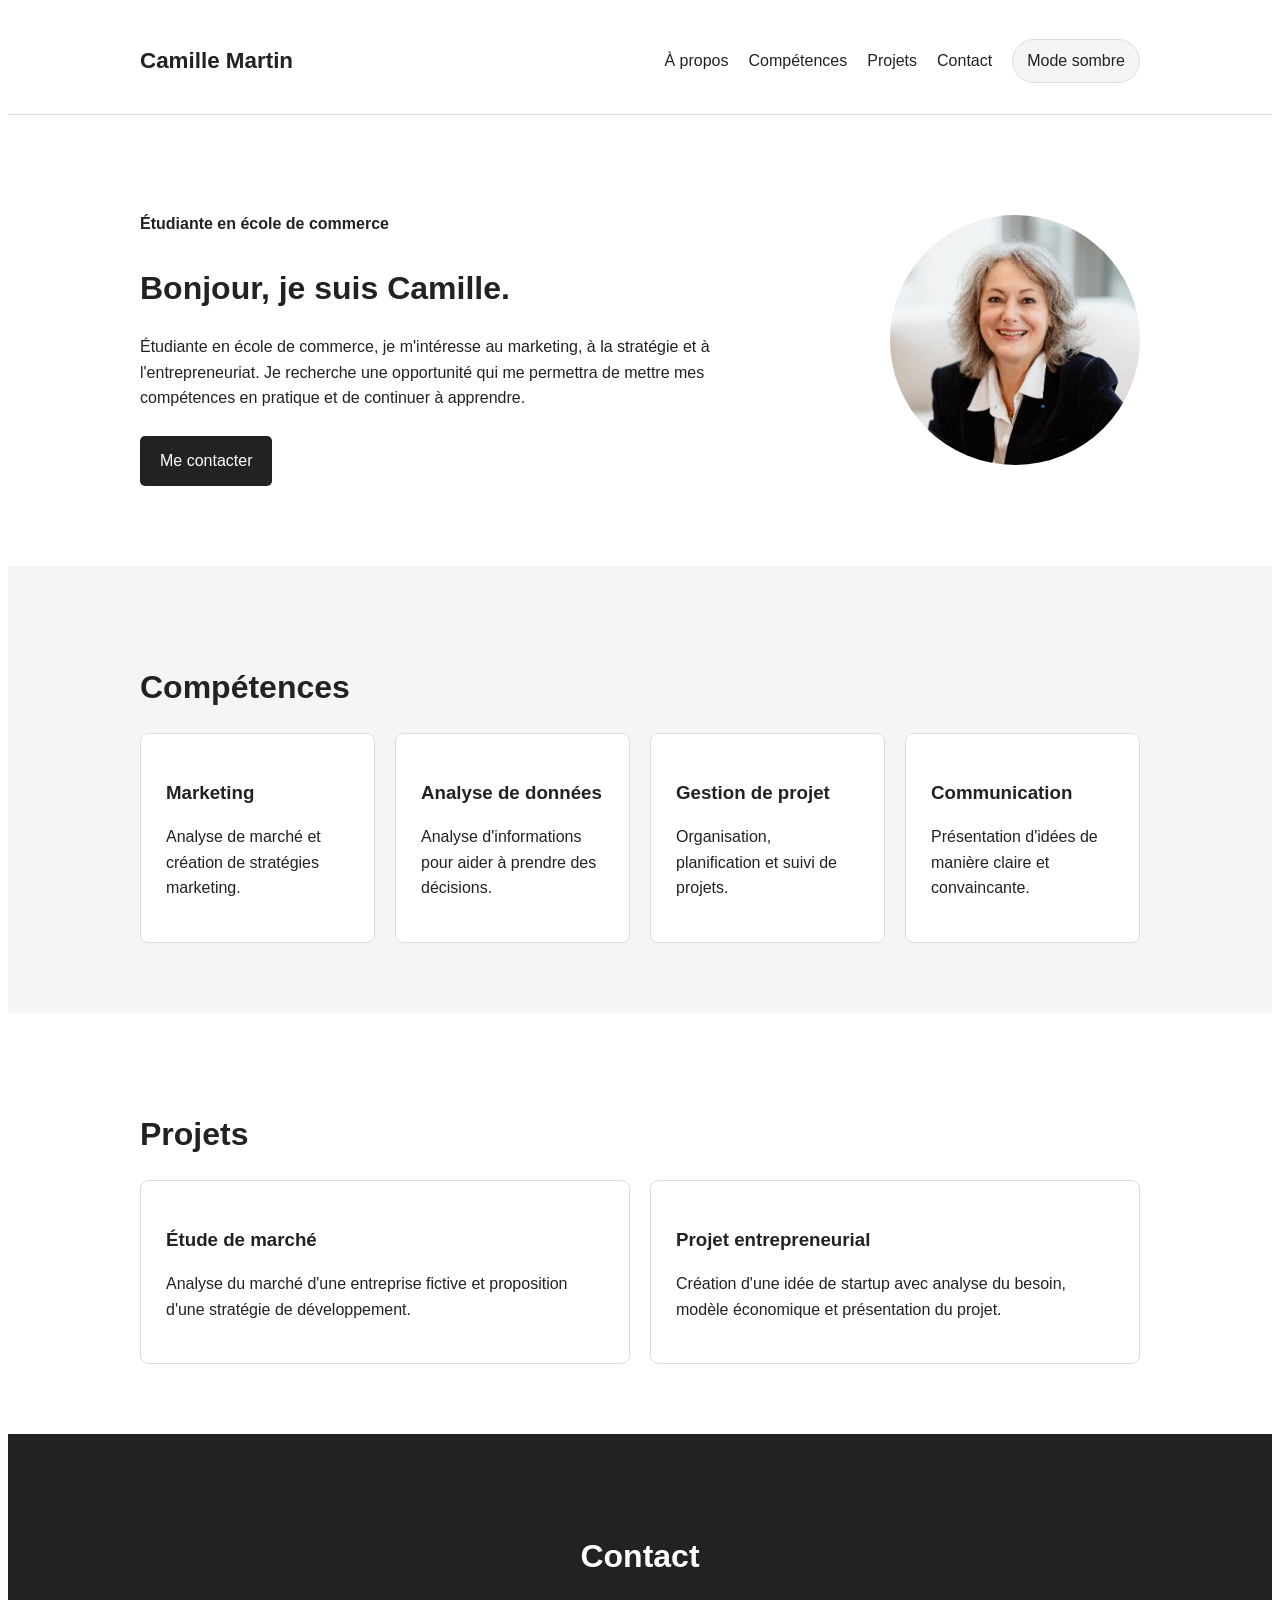
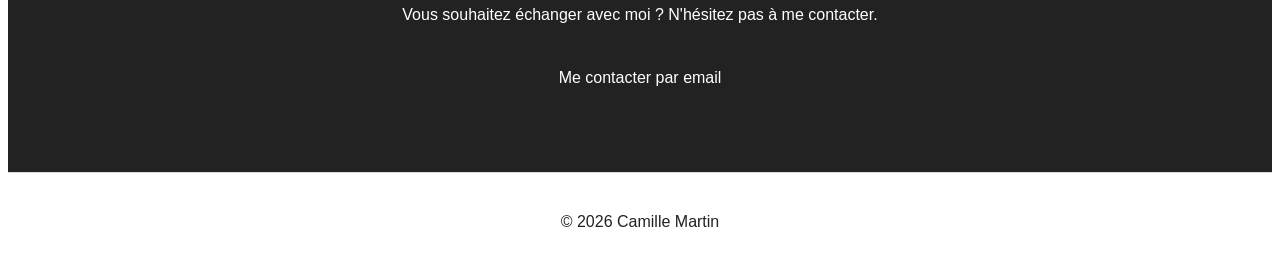
<file: index.html>
<!DOCTYPE html>
<html lang="fr">
<head>
  <meta charset="UTF-8">
  <meta name="viewport" content="width=device-width, initial-scale=1.0">
  <meta
    name="description"
    content="Portfolio de Camille Martin, étudiante en école de commerce."
  >

  <title>Portfolio - Camille Martin</title>

  <link rel="stylesheet" href="./style.css">
  <script src="./script.js" defer></script>
</head>

<body>
  <header class="header">
    <div class="container">
      <h1>Camille Martin</h1>

      <nav aria-label="Navigation principale">
        <a href="#apropos">À propos</a>
        <a href="#competences">Compétences</a>
        <a href="#projets">Projets</a>
        <a href="#contact">Contact</a>

        <button
          class="theme-toggle"
          id="theme-toggle"
          type="button"
          aria-label="Activer le mode sombre"
          aria-pressed="false"
        >
          Mode sombre
        </button>
      </nav>
    </div>
  </header>

  <main>
    <section class="hero" id="apropos">
      <div class="container hero-content">
        <div class="hero-text">
          <p class="eyebrow">Étudiante en école de commerce</p>

          <h2>Bonjour, je suis Camille.</h2>

          <p>
            Étudiante en école de commerce, je m'intéresse au marketing,
            à la stratégie et à l'entrepreneuriat. Je recherche une
            opportunité qui me permettra de mettre mes compétences en
            pratique et de continuer à apprendre.
          </p>

          <a class="button" href="#contact">Me contacter</a>
        </div>

        <img
          class="profile-photo"
          src="./123.png"
          alt="Portrait de Camille Martin"
        >
      </div>
    </section>

    <section class="section section-light" id="competences">
      <div class="container">
        <h2>Compétences</h2>

        <div class="cards">
          <article class="card">
            <h3>Marketing</h3>
            <p>Analyse de marché et création de stratégies marketing.</p>
          </article>

          <article class="card">
            <h3>Analyse de données</h3>
            <p>
              Analyse d'informations pour aider à prendre des décisions.
            </p>
          </article>

          <article class="card">
            <h3>Gestion de projet</h3>
            <p>Organisation, planification et suivi de projets.</p>
          </article>

          <article class="card">
            <h3>Communication</h3>
            <p>
              Présentation d'idées de manière claire et convaincante.
            </p>
          </article>
        </div>
      </div>
    </section>

    <section class="section" id="projets">
      <div class="container">
        <h2>Projets</h2>

        <div class="projects">
          <article class="project">
            <h3>Étude de marché</h3>
            <p>
              Analyse du marché d'une entreprise fictive et proposition
              d'une stratégie de développement.
            </p>
          </article>

          <article class="project">
            <h3>Projet entrepreneurial</h3>
            <p>
              Création d'une idée de startup avec analyse du besoin,
              modèle économique et présentation du projet.
            </p>
          </article>
        </div>
      </div>
    </section>

    <section class="contact" id="contact">
      <div class="container">
        <h2>Contact</h2>
        <p>Vous souhaitez échanger avec moi ? N'hésitez pas à me contacter.</p>

        <a
          class="button"
          href="mailto:camille.martin@example.com"
        >
          Me contacter par email
        </a>
      </div>
    </section>
  </main>

  <footer class="footer">
    <p>&copy; <span id="year"></span> Camille Martin</p>
  </footer>
</body>
</html>
</file>
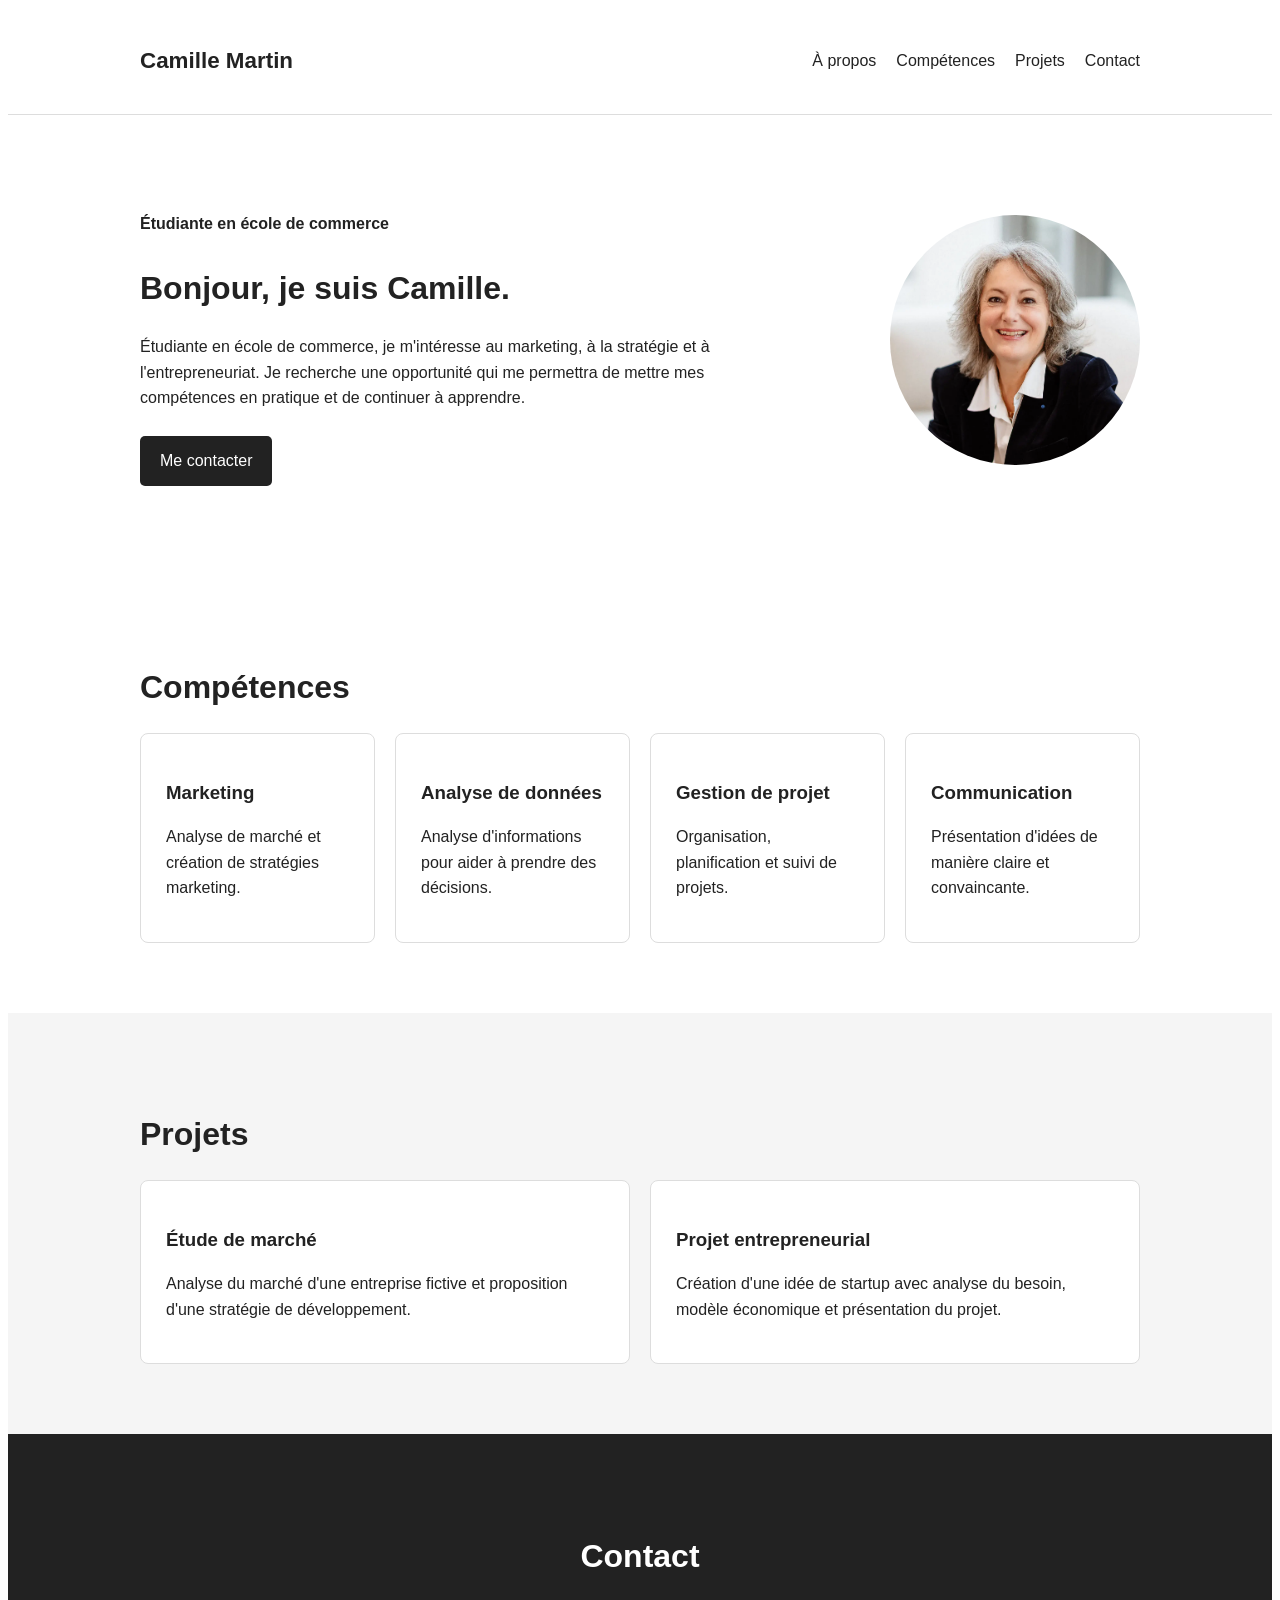
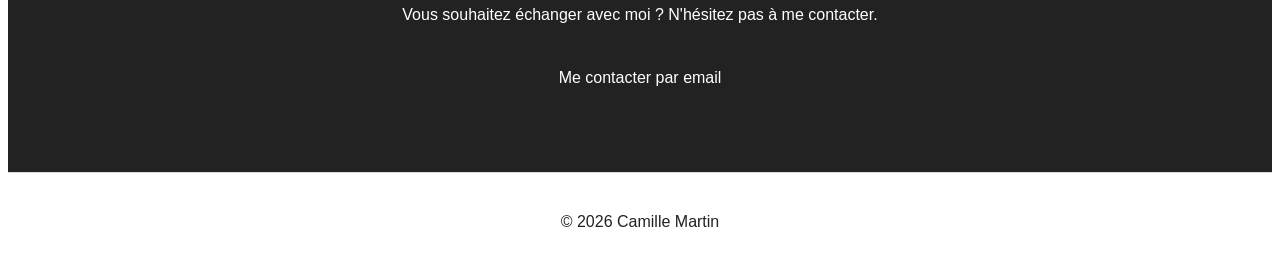
<file: index (1).html>
<!DOCTYPE html>
<html lang="fr">
<head>
  <meta charset="UTF-8">
  <meta name="viewport" content="width=device-width, initial-scale=1.0">

  <title>Portfolio - Étudiante en école de commerce</title>

  <!-- Lien vers la feuille de style CSS -->
  <link rel="stylesheet" href="style.css">
</head>

<body>

  <!-- En-tête avec le nom et la navigation -->
  <header class="header">
    <div class="container">
      <h1>Camille Martin</h1>

      <!-- Navigation accessible -->
      <nav aria-label="Navigation principale">
        <a href="#about">À propos</a>
        <a href="#skills">Compétences</a>
        <a href="#projects">Projets</a>
        <a href="#contact">Contact</a>
      </nav>
    </div>
  </header>

  <main>

    <!-- Section de présentation -->
    <section id="about" class="hero">
      <div class="container hero-content">

        <div>
          <p class="eyebrow">Étudiante en école de commerce</p>

          <h2>Bonjour, je suis Camille.</h2>

          <p>
            Étudiante en école de commerce, je m'intéresse au marketing,
            à la stratégie et à l'entrepreneuriat. Je recherche une
            opportunité qui me permettra de mettre mes compétences en
            pratique et de continuer à apprendre.
          </p>

          <a class="button" href="#contact">Me contacter</a>
        </div>

        <!-- Image avec texte alternatif pour l'accessibilité -->
        <img
          src="123.png"
          alt="Portrait de Camille Martin"
          class="profile-photo"
        >

      </div>
    </section>

    <!-- Section compétences -->
    <section id="skills" class="section">
      <div class="container">

        <h2>Compétences</h2>

        <div class="cards">

          <article class="card">
            <h3>Marketing</h3>
            <p>Analyse de marché et création de stratégies marketing.</p>
          </article>

          <article class="card">
            <h3>Analyse de données</h3>
            <p>Analyse d'informations pour aider à prendre des décisions.</p>
          </article>

          <article class="card">
            <h3>Gestion de projet</h3>
            <p>Organisation, planification et suivi de projets.</p>
          </article>

          <article class="card">
            <h3>Communication</h3>
            <p>Présentation d'idées de manière claire et convaincante.</p>
          </article>

        </div>
      </div>
    </section>

    <!-- Section projets -->
    <section id="projects" class="section section-light">
      <div class="container">

        <h2>Projets</h2>

        <div class="projects">

          <article class="project">
            <h3>Étude de marché</h3>
            <p>
              Analyse du marché d'une entreprise fictive et proposition
              d'une stratégie de développement.
            </p>
          </article>

          <article class="project">
            <h3>Projet entrepreneurial</h3>
            <p>
              Création d'une idée de startup avec analyse du besoin,
              modèle économique et présentation du projet.
            </p>
          </article>

        </div>
      </div>
    </section>

    <!-- Section contact -->
    <section id="contact" class="contact">
      <div class="container">

        <h2>Contact</h2>

        <p>
          Vous souhaitez échanger avec moi ? N'hésitez pas à me contacter.
        </p>

        <!-- Le lien mail permet d'ouvrir directement la messagerie -->
        <a class="button" href="mailto:camille.martin@email.com">
          Me contacter par email
        </a>

      </div>
    </section>

  </main>

  <!-- Pied de page -->
  <footer class="footer">
    <p>&copy; <span id="year"></span> Camille Martin</p>
  </footer>

  <!-- JavaScript chargé à la fin pour ne pas bloquer l'affichage -->
  <script src="script.js"></script>

</body>
</html>
</file>
<file: style.css>
```css
/* =========================
   STYLE GÉNÉRAL
   ========================= */

* {
  box-sizing: border-box;
  margin: 0;
  padding: 0;
}

html {
  scroll-behavior: smooth;
}

body {
  font-family: Arial, sans-serif;
  line-height: 1.6;
  color: #222;
  background: #fff;
  transition: background 0.3s ease, color 0.3s ease;
}

body.dark {
  background: #121212;
  color: #f5f5f5;
}

/* Une largeur maximale permet au contenu de rester lisible */
.container {
  width: 90%;
  max-width: 1000px;
  margin: auto;
}

/* =========================
   EN-TÊTE
   ========================= */

.header {
  border-bottom: 1px solid #ddd;
  padding: 20px 0;
  background: #fff;
}

.header .container {
  display: flex;
  justify-content: space-between;
  align-items: center;
  gap: 20px;
}

.header h1 {
  font-size: 1.4rem;
}

nav {
  display: flex;
  gap: 20px;
  align-items: center;
}

nav a {
  color: #222;
  text-decoration: none;
}

nav a:hover,
nav a:focus {
  text-decoration: underline;
}

.theme-toggle {
  border: 1px solid #ddd;
  background: #f5f5f5;
  color: #222;
  border-radius: 999px;
  padding: 8px 14px;
  cursor: pointer;
  font: inherit;
}

body.dark .header {
  background: #1b1b1b;
  border-bottom-color: #333;
}

body.dark nav a,
body.dark .header h1,
body.dark .button,
body.dark .theme-toggle {
  color: #f5f5f5;
}

body.dark .theme-toggle {
  background: #2b2b2b;
  border-color: #555;
}

body.dark .section-light,
body.dark .card,
body.dark .project,
body.dark .footer {
  background: #1b1b1b;
  color: #f5f5f5;
  border-color: #333;
}

body.dark .button {
  background: #f5f5f5;
  color: #121212;
}

body.dark .button:hover,
body.dark .button:focus {
  background: #ddd;
}

body.dark .contact {
  background: #111;
  color: #f5f5f5;
}

/* =========================
   PRÉSENTATION
   ========================= */

.hero {
  padding: 80px 0;
}

.hero-content {
  display: grid;
  grid-template-columns: 1fr 250px;
  align-items: center;
  gap: 50px;
}

.eyebrow {
  font-weight: bold;
  margin-bottom: 10px;
}

h2 {
  font-size: 2rem;
  margin-bottom: 20px;
}

.hero p:not(.eyebrow) {
  max-width: 650px;
  margin-bottom: 25px;
}

.profile-photo {
  width: 250px;
  height: 250px;
  object-fit: cover;
  border-radius: 50%;
}

/* =========================
   BOUTONS
   ========================= */

.button {
  display: inline-block;
  padding: 12px 20px;
  background: #222;
  color: white;
  text-decoration: none;
  border-radius: 5px;
}

.button:hover,
.button:focus {
  background: #444;
}

/* =========================
   SECTIONS
   ========================= */

.section {
  padding: 70px 0;
}

.section-light {
  background: #f5f5f5;
}

/* =========================
   COMPÉTENCES
   ========================= */

.cards {
  display: grid;
  grid-template-columns: repeat(4, 1fr);
  gap: 20px;
}

.card,
.project {
  background: white;
  border: 1px solid #ddd;
  padding: 25px;
  border-radius: 8px;
}

.card h3,
.project h3 {
  margin-bottom: 10px;
}

/* =========================
   PROJETS
   ========================= */

.projects {
  display: grid;
  grid-template-columns: repeat(2, 1fr);
  gap: 20px;
}

/* =========================
   CONTACT
   ========================= */

.contact {
  padding: 70px 0;
  text-align: center;
  background: #222;
  color: white;
}

.contact p {
  margin-bottom: 25px;
}

/* =========================
   PIED DE PAGE
   ========================= */

.footer {
  padding: 20px;
  text-align: center;
  border-top: 1px solid #ddd;
}

/* =========================
   RESPONSIVE
   ========================= */

/* Sur tablette et mobile, les colonnes deviennent verticales */
@media (max-width: 700px) {

  .header .container {
    flex-direction: column;
  }

  nav {
    flex-wrap: wrap;
    justify-content: center;
  }

  .hero-content {
    grid-template-columns: 1fr;
    text-align: center;
  }

  .profile-photo {
    margin: auto;
  }

  .cards,
  .projects {
    grid-template-columns: 1fr;
  }
}
```
</file>
